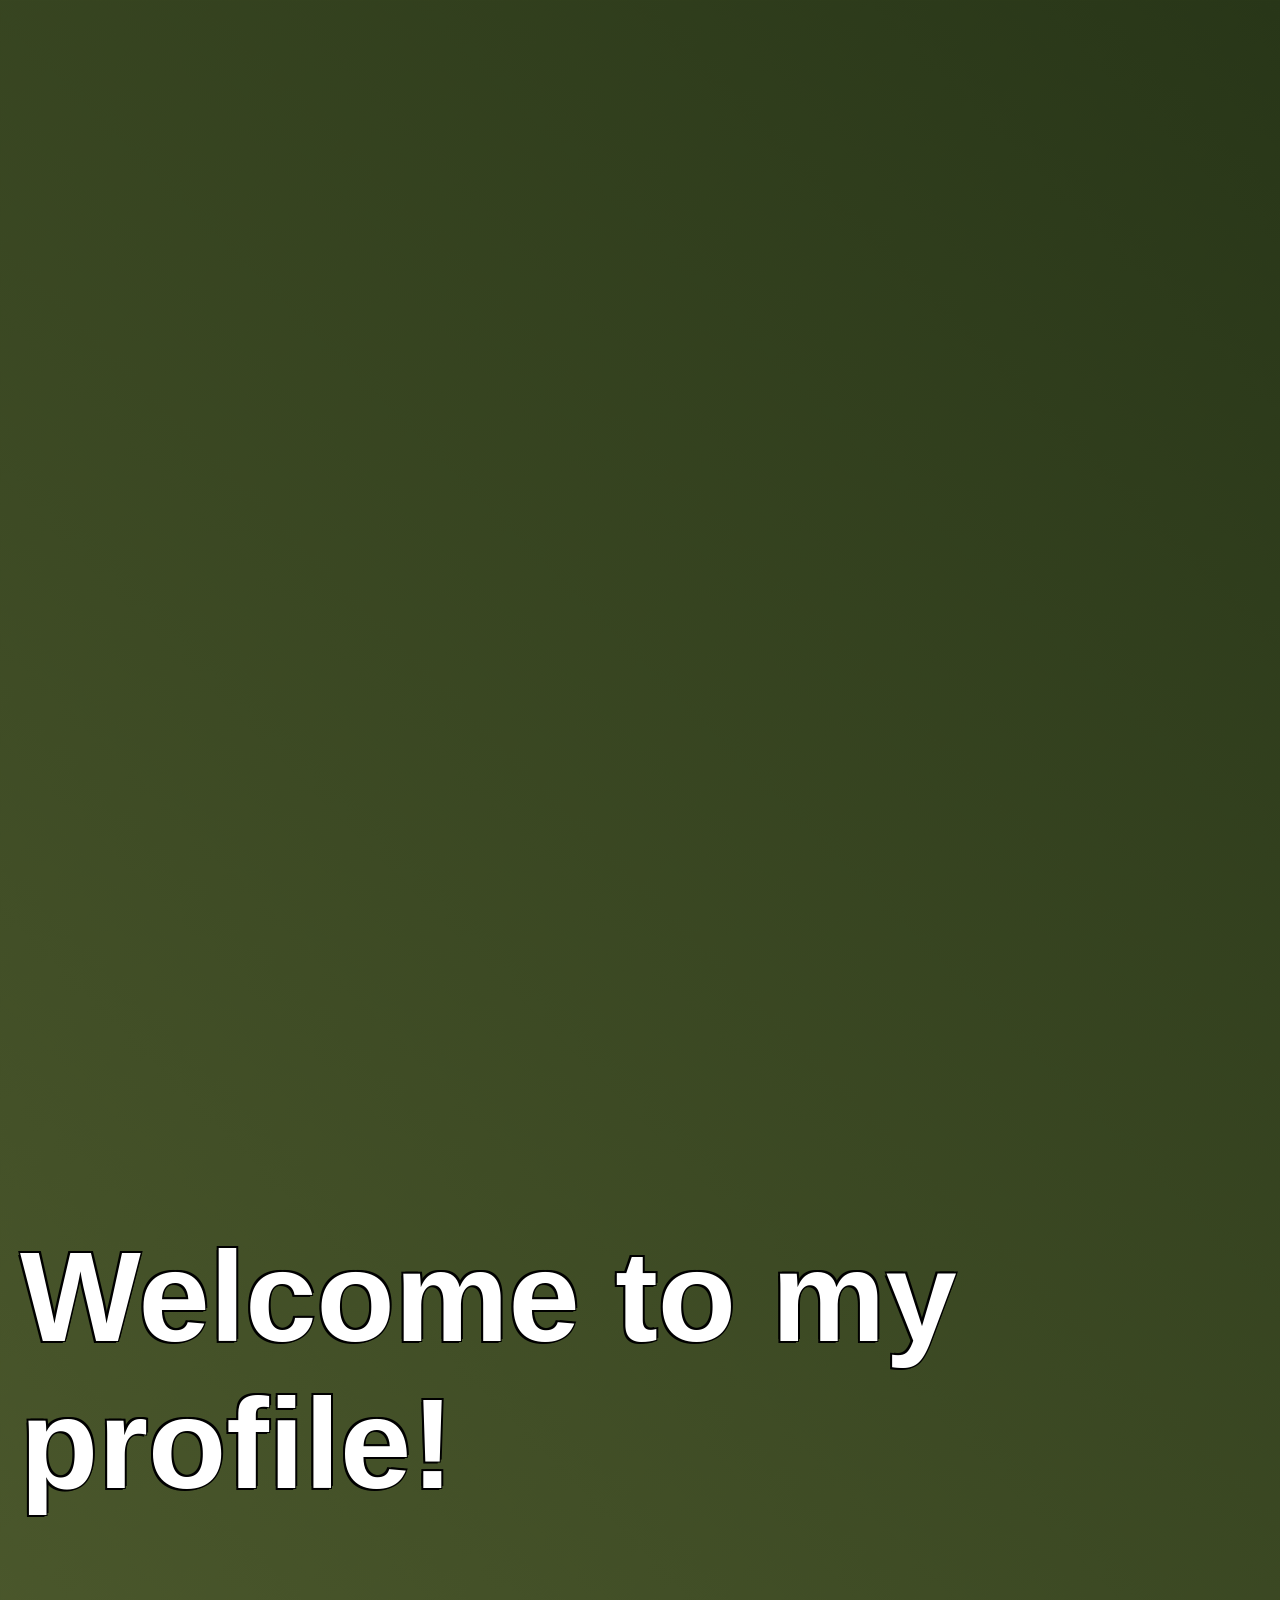
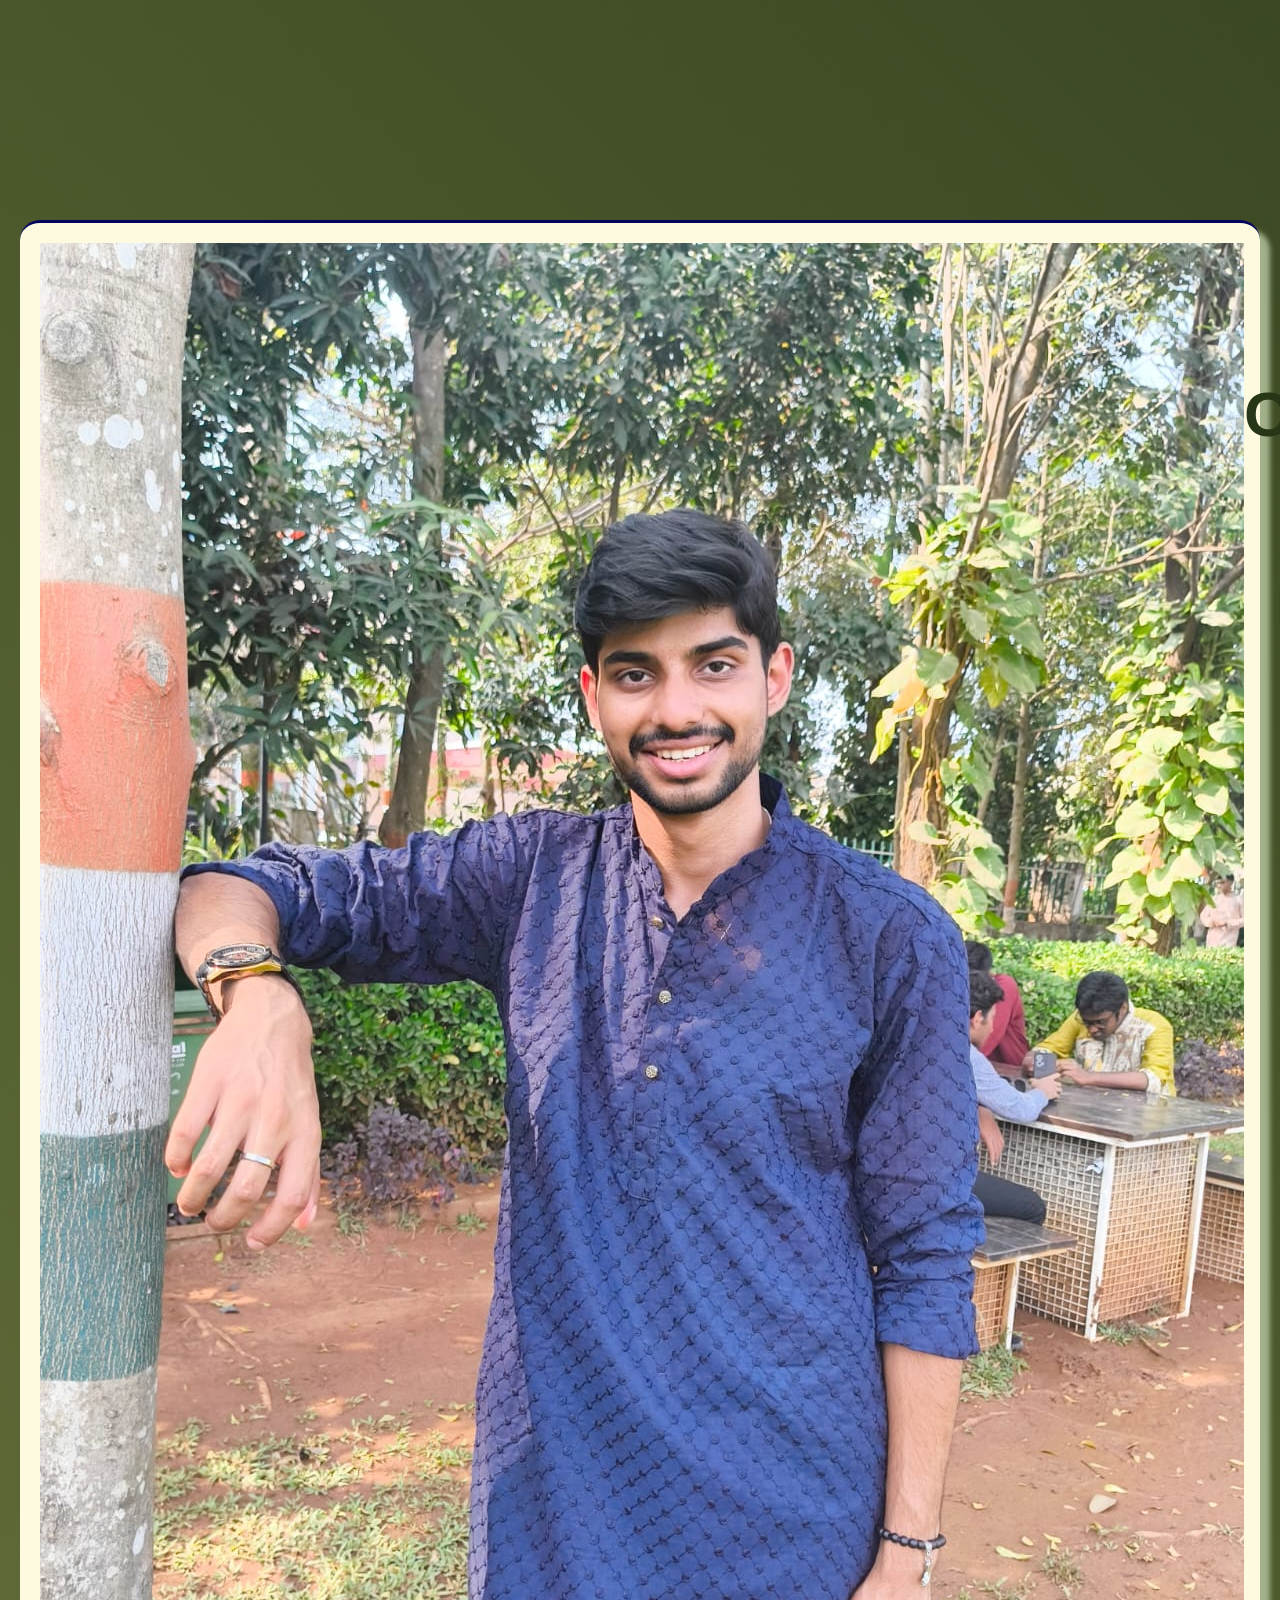
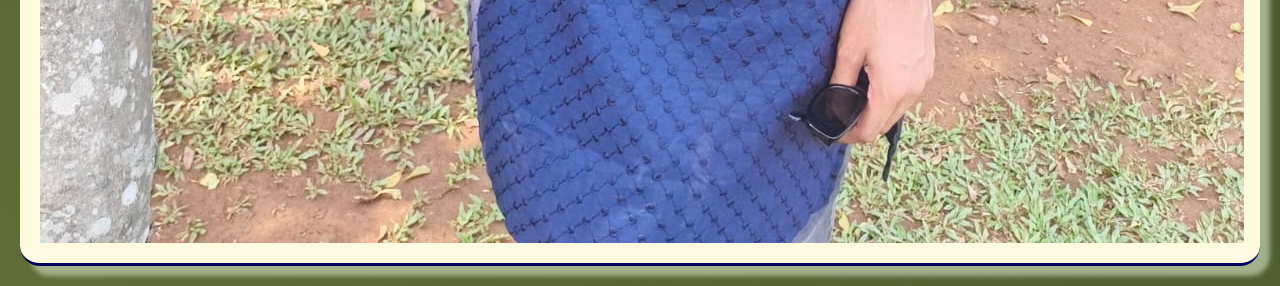
<file: index.html>
<!DOCTYPE html>
<html>
    <head>
        <div class="empty"></div>
        <div class="entry">
        <h1>
            Welcome to my profile!
        </h1>
        </div>
        <link rel="stylesheet" href="styles-Pratik.css" />
    </head>
    <body>
        <div class="card">
            <img class="avatar" src="pratik.jpg">
            <div class="text-card">
                <h3>Pratik Chatterjee</h3>
                <p>Frontend Developer</p>
                <h4>Kolkata, West Bengal</h4>
            </div>
        </div>
    </body>
</html>
</file>
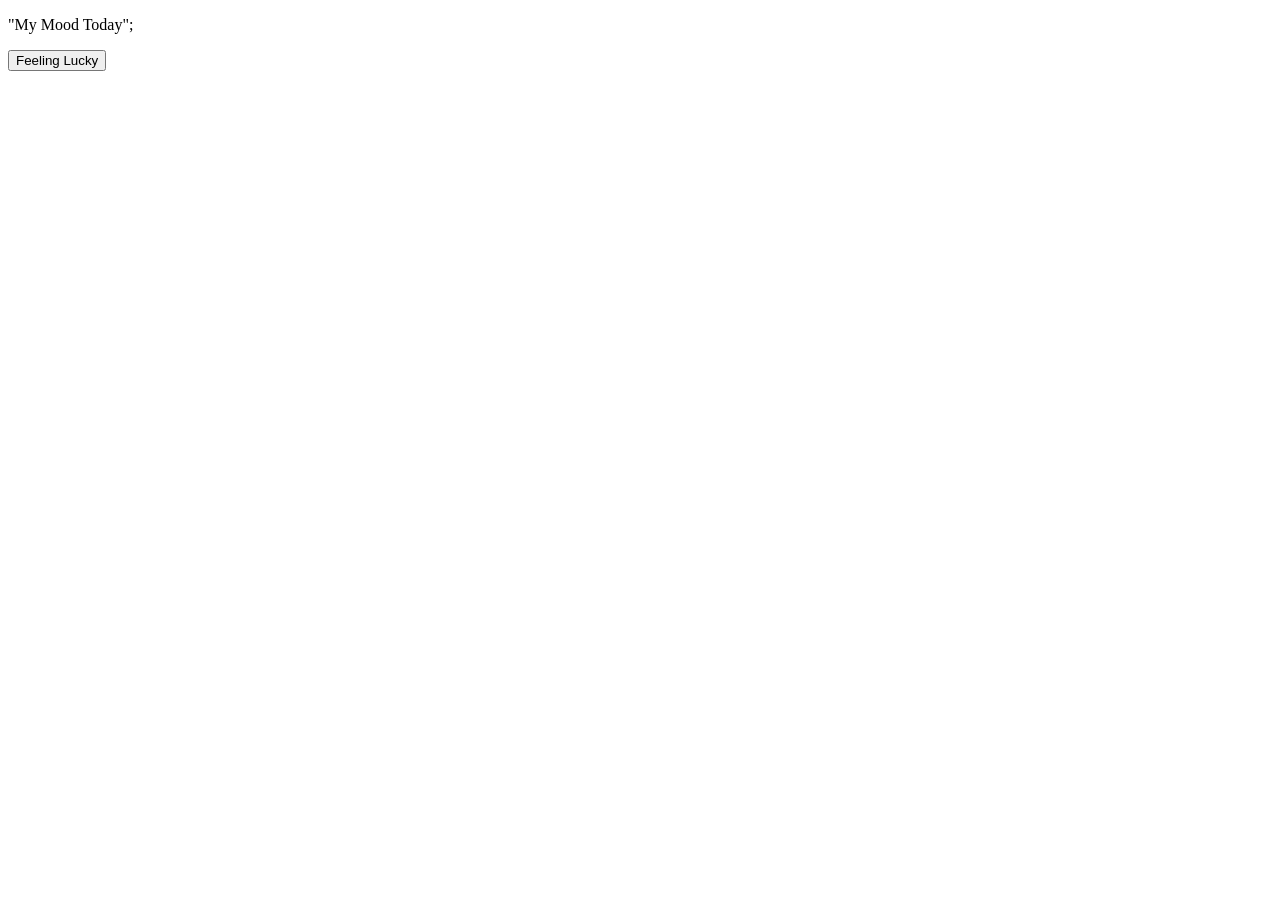
<file: JavaScript/index.html>
<!DOCTYPE html>
<html lang="en">
<head>
    <meta charset="UTF-8">
    <meta http-equiv="X-UA-Compatible" content="IE=edge">
    <meta name="viewport" content="width=device-width, initial-scale=1.0">
    <title>Document</title>
</head>
<body>
    <p>
        "My Mood Today";
    </p>
    <button onclick="showMoods()">Feeling Lucky</button>
    <script src="test.js"></script>
</body>
</html>
</file>
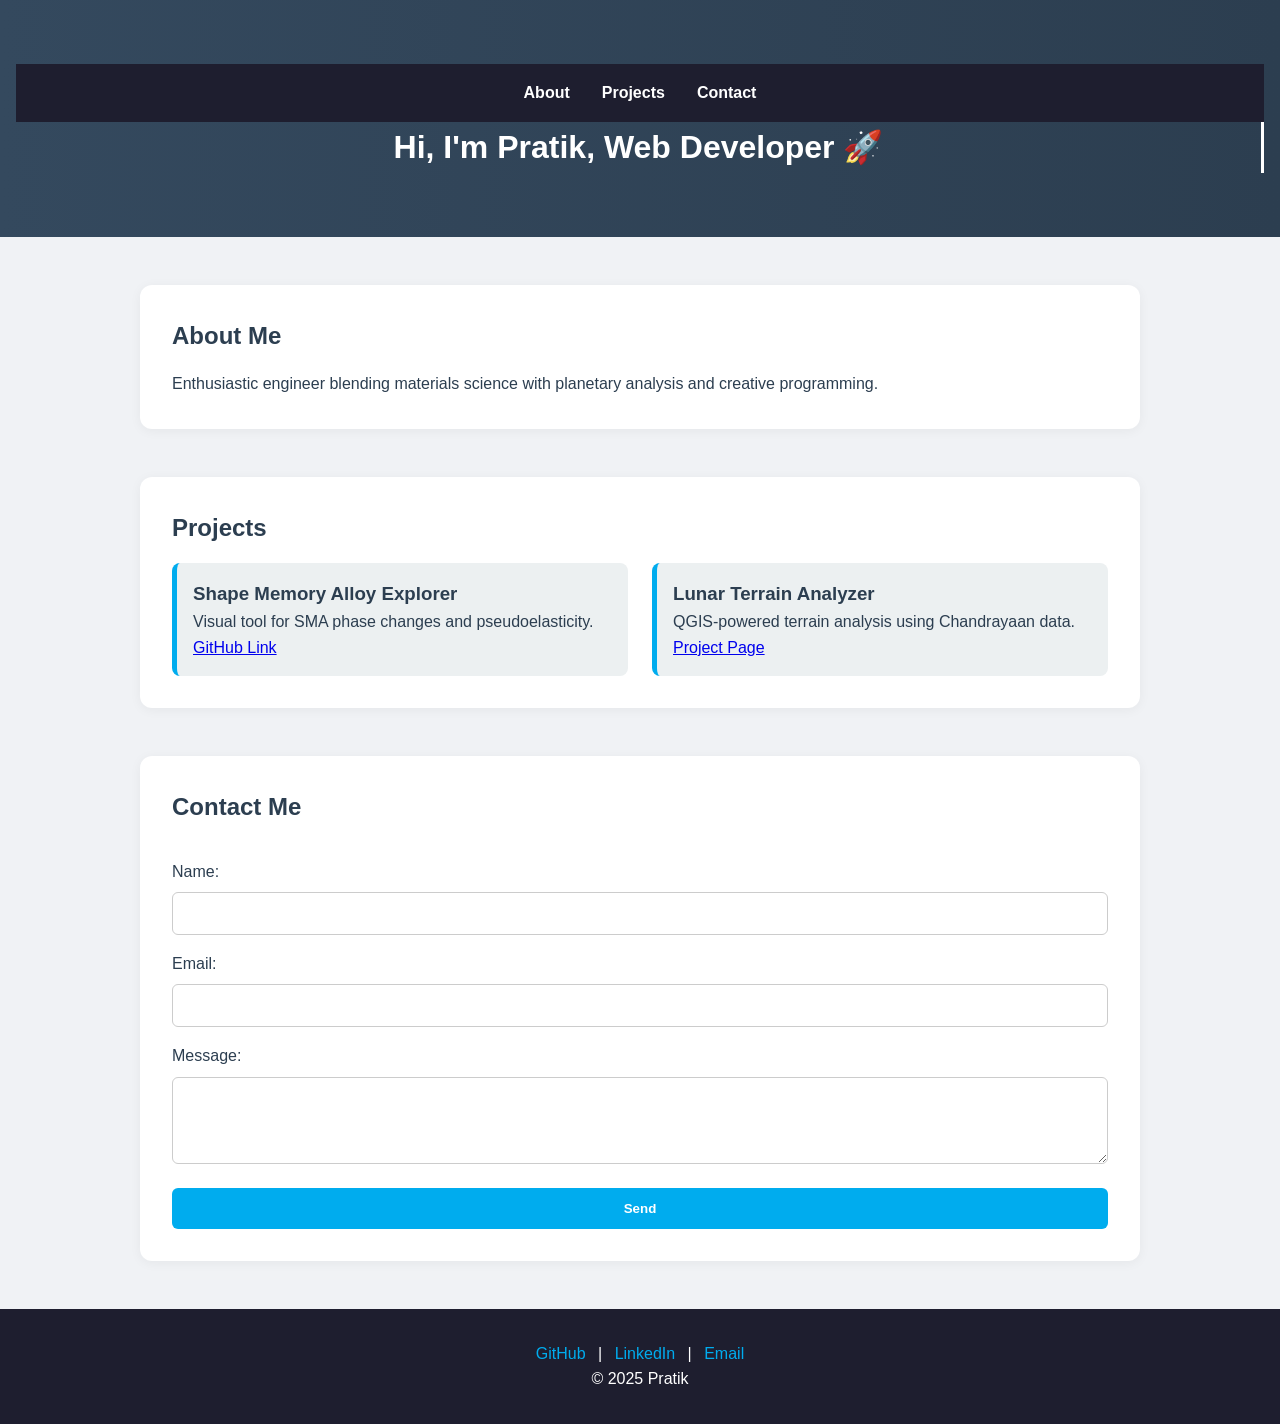
<file: Portfolio/index.html>
<!DOCTYPE html>
<html lang="en">
<head>
  <meta charset="UTF-8">
  <title>Pratik’s Portfolio</title>
  <meta name="viewport" content="width=device-width, initial-scale=1.0">
  <link rel="stylesheet" href="style.css">
  <link rel="icon" href="favicon.ico">
</head>
<body>

  <header>
    <nav class="navbar">
      <a href="#about">About</a>
      <a href="#projects">Projects</a>
      <a href="#contact">Contact</a>
    </nav>
    <div class="hero">
      <h1 class="typing-text">Hi, I'm Pratik, Web Developer 🚀</h1>
    </div>
  </header>

  <main>
    <section id="about" class="container">
      <h2>About Me</h2>
      <p>Enthusiastic engineer blending materials science with planetary analysis and creative programming.</p>
    </section>

    <section id="projects" class="container">
      <h2>Projects</h2>
      <div class="project-grid">
        <div class="project-card">
          <h3>Shape Memory Alloy Explorer</h3>
          <p>Visual tool for SMA phase changes and pseudoelasticity.</p>
          <a href="#">GitHub Link</a>
        </div>
        <div class="project-card">
          <h3>Lunar Terrain Analyzer</h3>
          <p>QGIS-powered terrain analysis using Chandrayaan data.</p>
          <a href="#">Project Page</a>
        </div>
      </div>
    </section>

    <section id="contact" class="container">
      <h2>Contact Me</h2>
      <form>
        <label for="name">Name:</label>
        <input type="text" id="name" name="name" required>

        <label for="email">Email:</label>
        <input type="email" id="email" name="email" required>

        <label for="message">Message:</label>
        <textarea id="message" name="message" rows="4" required></textarea>

        <button type="submit">Send</button>
      </form>
    </section>
  </main>

  <button id="scrollToTop">↑ Top</button>

  <footer>
    <p>
      <a href="#">GitHub</a> |
      <a href="#">LinkedIn</a> |
      <a href="mailto:pratik@email.com">Email</a>
    </p>
    <p>&copy; 2025 Pratik</p>
  </footer>

</body>
</html>
</file>
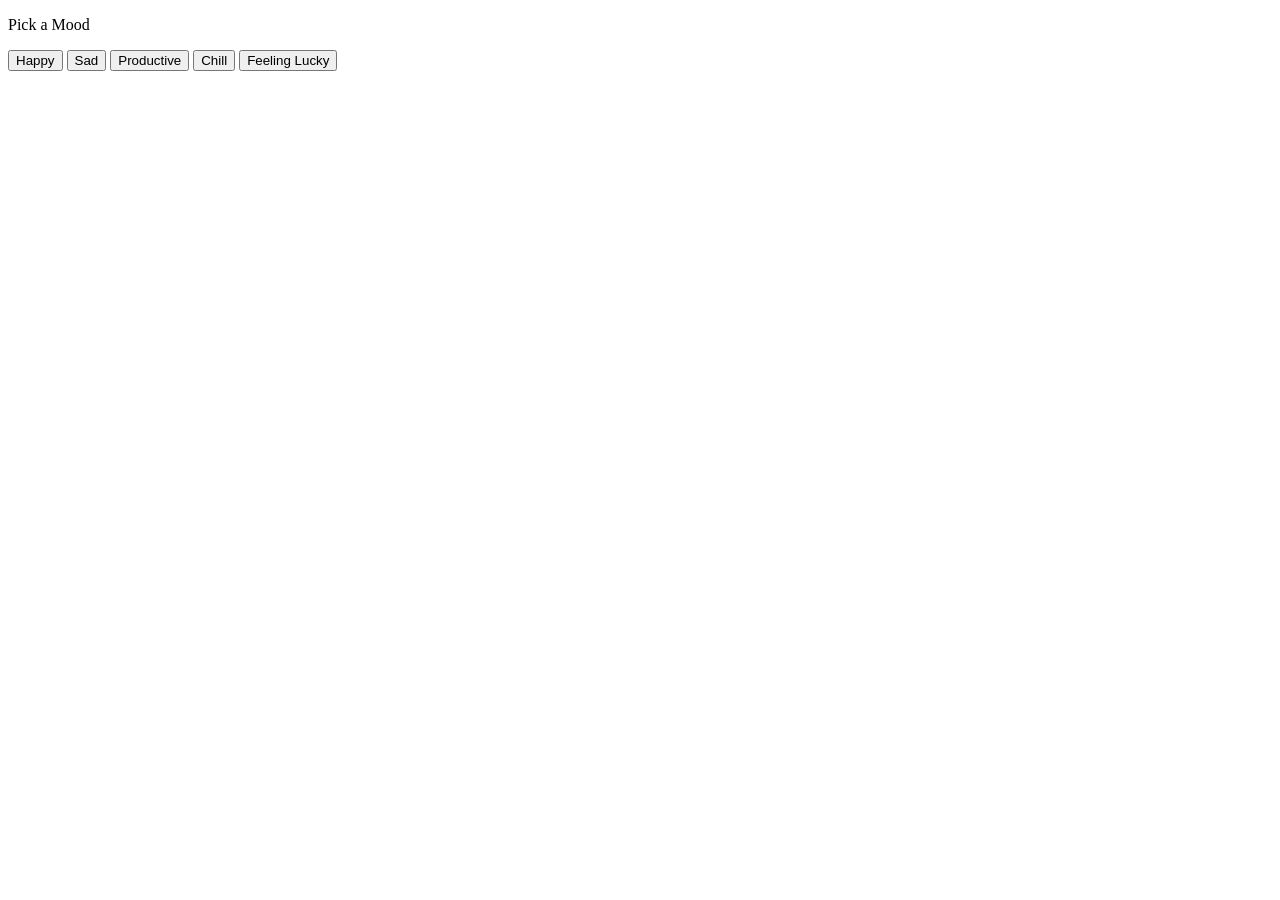
<file: JavaScript/moods_app.html>
<!DOCTYPE html>
<html>
<body>
<p id="mood-showing">Pick a Mood</p>

<button onclick="showmood('😄 Happy')">Happy</button>
<button onclick="showmood('😢 Sad')">Sad</button>
<button onclick="showmood('🔥 Productive')">Productive</button>
<button onclick="showmood('😎 Chill')">Chill</button>

<button onclick="feelingLucky()">Feeling Lucky</button>

<script>
    function showmood(moods){
        document.getElementById("mood-showing").innerHTML = moods;
    }

    function feelingLucky(){
        let moods = ['😄 Happy', '😢 Sad', '🔥 Productive', '😎 Chill'];
        document.getElementById("mood-showing").innerHTML = moods[Math.floor(Math.random() * moods.length)];
    }
</script>
</body>
</html>
</file>
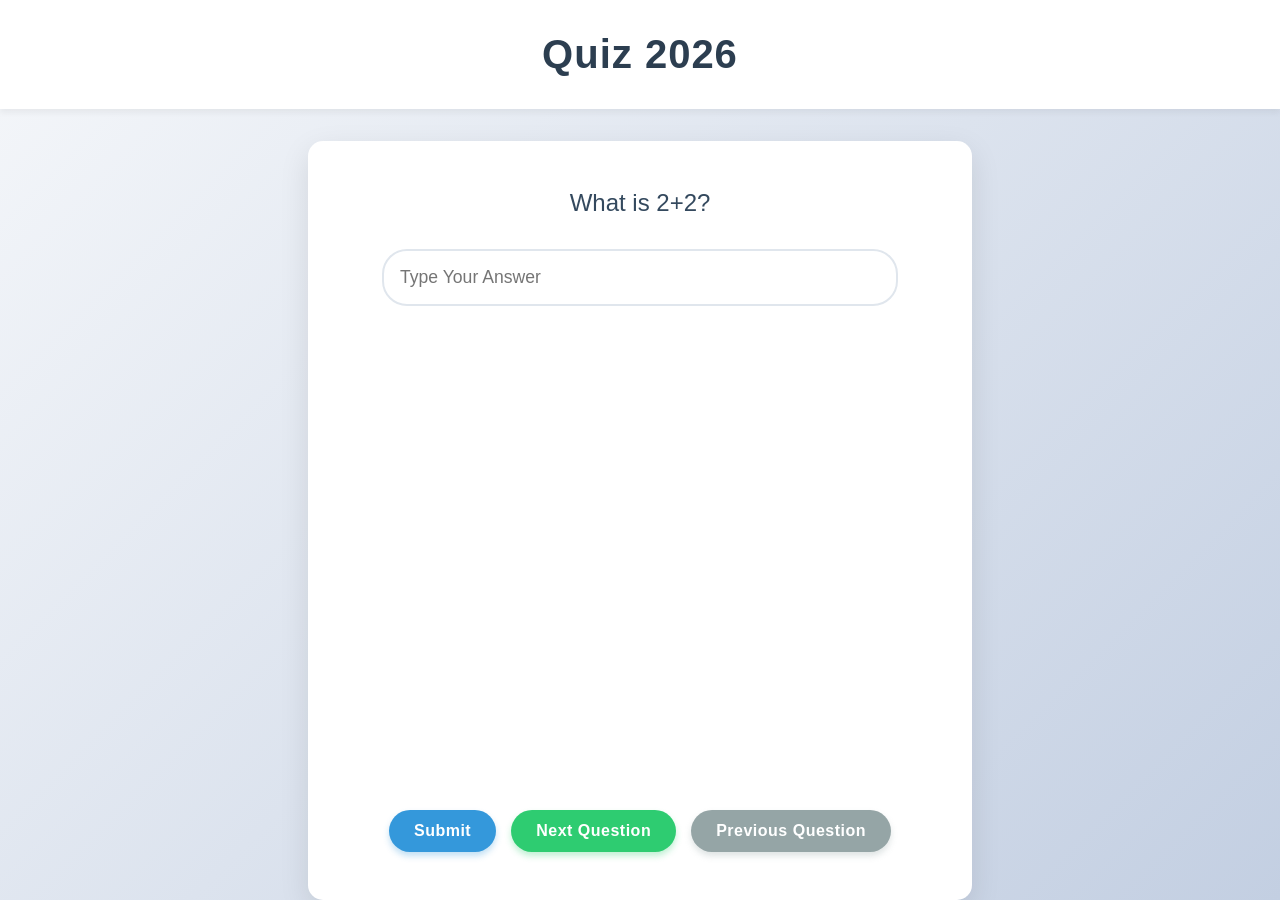
<file: JavaScript/quiz_app.html>
<!DOCTYPE html>
<html>

<head>
    <meta charset="UTF-8">
    <meta name="viewport" content="width=device-width, initial-scale=1.0">
    <title>Quiz 2026</title>
    <style>
        body {
            font-family: 'Segoe UI', Tahoma, Geneva, Verdana, sans-serif;
            background: linear-gradient(135deg, #f5f7fa 0%, #c3cfe2 100%);
            margin: 0;
            padding: 0;
            display: flex;
            flex-direction: column;
            min-height: 100vh;
            color: #333;
        }

        .header {
            text-align: center;
            padding: 2rem 0;
            background-color: #ffffff;
            box-shadow: 0 4px 6px rgba(0, 0, 0, 0.05);
            margin-bottom: 2rem;
        }

        h2.title {
            margin: 0;
            color: #2c3e50;
            font-size: 2.5rem;
            letter-spacing: 1px;
        }

        .quiz-container {
            background-color: #ffffff;
            border-radius: 15px;
            box-shadow: 0 10px 30px rgba(0, 0, 0, 0.1);
            padding: 3rem 2rem;
            max-width: 600px;
            width: 90%;
            margin: auto;
            text-align: center;
            flex-grow: 1;
            display: flex;
            flex-direction: column;
            justify-content: center;
        }

        #questions {
            font-size: 1.5rem;
            margin-bottom: 2rem;
            color: #34495e;
            font-weight: 500;
        }

        #user-answer {
            width: 80%;
            padding: 1rem;
            font-size: 1.1rem;
            border: 2px solid #e0e6ed;
            border-radius: 25px;
            outline: none;
            transition: border-color 0.3s ease;
            margin-bottom: 1.5rem;
        }

        #user-answer:focus {
            border-color: #3498db;
        }

        #user-answer:disabled {
            background-color: #f8f9fa;
            color: #7f8c8d;
            cursor: not-allowed;
            border-color: #e0e6ed;
        }

        #result {
            font-size: 1.2rem;
            font-weight: bold;
            margin-top: 1rem;
            min-height: 1.5em;
            /* Reserve space so layout doesn't jump */
            color: #27ae60;
        }

        .controls {
            margin-top: auto;
            /* Push to bottom of container */
            padding-top: 2rem;
            display: flex;
            justify-content: center;
            gap: 15px;
            flex-wrap: wrap;
        }

        button {
            background-color: #3498db;
            color: white;
            border: none;
            padding: 12px 25px;
            font-size: 1rem;
            border-radius: 30px;
            /* Round buttons */
            cursor: pointer;
            transition: background-color 0.3s ease, transform 0.1s ease;
            font-weight: 600;
            letter-spacing: 0.5px;
            box-shadow: 0 4px 6px rgba(52, 152, 219, 0.3);
        }

        button:hover:not(:disabled) {
            background-color: #2980b9;
        }

        button:active:not(:disabled) {
            transform: translateY(2px);
        }

        button:disabled {
            background-color: #bdc3c7;
            cursor: not-allowed;
            box-shadow: none;
            transform: none;
        }

        /* Next button */
        button:nth-child(2) {
            background-color: #2ecc71;
            box-shadow: 0 4px 6px rgba(46, 204, 113, 0.3);
        }

        button:nth-child(2):hover:not(:disabled) {
            background-color: #27ae60;
        }

        /* Previous button */
        button:nth-child(3) {
            background-color: #95a5a6;
            box-shadow: 0 4px 6px rgba(149, 165, 166, 0.3);
        }

        button:nth-child(3):hover:not(:disabled) {
            background-color: #7f8c8d;
        }
    </style>
</head>

<body>
    <div class="header">
        <h2 class="title">Quiz 2026</h2>
    </div>

    <div class="quiz-container">
        <div id="questions">Questions will appear here!!</div>

        <div>
            <input type="text" id="user-answer" placeholder="Type Your Answer">
        </div>

        <p id="result"></p>

        <div class="controls">
            <button id="submit-btn" onclick="checkAnswer()">Submit</button>
            <button onclick="nextQuestion()">Next Question</button>
            <button onclick="previousQuestion()">Previous Question</button>
        </div>
    </div>

    <script>
        let score = 0;

        // Added userAnswer state tracking for each question
        let questions = [
            { text: "What is 2+2?", answer: "4", userAnswer: null, isCorrect: false },
            { text: "What is the capital of India?", answer: "Delhi", userAnswer: null, isCorrect: false },
            { text: "What is 10 - 6?", answer: "4", userAnswer: null, isCorrect: false },
            { text: "Who is your favourite player?", answer: "Virat Kohli", userAnswer: null, isCorrect: false }
        ];
        let current_index = 0;

        function show_question() {
            let currentQuestion = questions[current_index];
            document.getElementById("questions").innerHTML = currentQuestion.text;

            let answerInput = document.getElementById("user-answer");
            let resultEl = document.getElementById("result");
            let submitBtn = document.getElementById("submit-btn");

            // Check if user already answered this question
            if (currentQuestion.userAnswer !== null) {
                answerInput.value = currentQuestion.userAnswer;
                answerInput.disabled = true;
                submitBtn.disabled = true;

                if (currentQuestion.isCorrect) {
                    resultEl.innerHTML = "Correct!!!";
                    resultEl.style.color = "#27ae60"; // Green for correct
                } else {
                    resultEl.innerHTML = "Wrong!!";
                    resultEl.style.color = "#e74c3c"; // Red for wrong
                }
            } else {
                // Fresh question state
                answerInput.value = "";
                answerInput.disabled = false;
                submitBtn.disabled = false;
                resultEl.innerHTML = "";
                resultEl.style.color = "#27ae60"; // Reset color
            }
        }

        show_question();

        function checkAnswer() {
            let currentQuestion = questions[current_index];

            // If already answered, do not proceed
            if (currentQuestion.userAnswer !== null) {
                return;
            }

            let userAnswer = document.getElementById("user-answer").value.trim();

            // Guard clause if user enters nothing
            if (!userAnswer) return;

            let isCorrect = userAnswer.toLowerCase() === currentQuestion.answer.toLowerCase();

            // Record answer state
            currentQuestion.userAnswer = userAnswer;
            currentQuestion.isCorrect = isCorrect;

            let resultEl = document.getElementById("result");

            if (isCorrect) {
                resultEl.innerHTML = "Correct!!!";
                resultEl.style.color = "#27ae60"; // Green for correct
                score += 1;
            }
            else {
                resultEl.innerHTML = "Wrong!!";
                resultEl.style.color = "#e74c3c"; // Red for wrong
            }

            // Lock input and button upon submitting
            document.getElementById("user-answer").disabled = true;
            document.getElementById("submit-btn").disabled = true;
        }

        function nextQuestion() {
            current_index += 1;

            if (current_index < questions.length) {
                show_question();
            }
            else {
                // Show final results and hide navigation
                document.getElementById("questions").innerHTML = `Quiz done! You scored ${score} out of ${questions.length}`;
                document.getElementById("result").innerHTML = "";
                document.getElementById("user-answer").style.display = "none";
                document.querySelector(".controls").style.display = "none";
            }
        }

        function previousQuestion() {
            if (current_index > 0) {
                current_index -= 1;
                show_question();

                // Ensure elements are visible if coming back from end screen
                document.getElementById("user-answer").style.display = "inline-block";
                document.querySelector(".controls").style.display = "flex";
            }
        }
    </script>
</body>

</html>
</file>
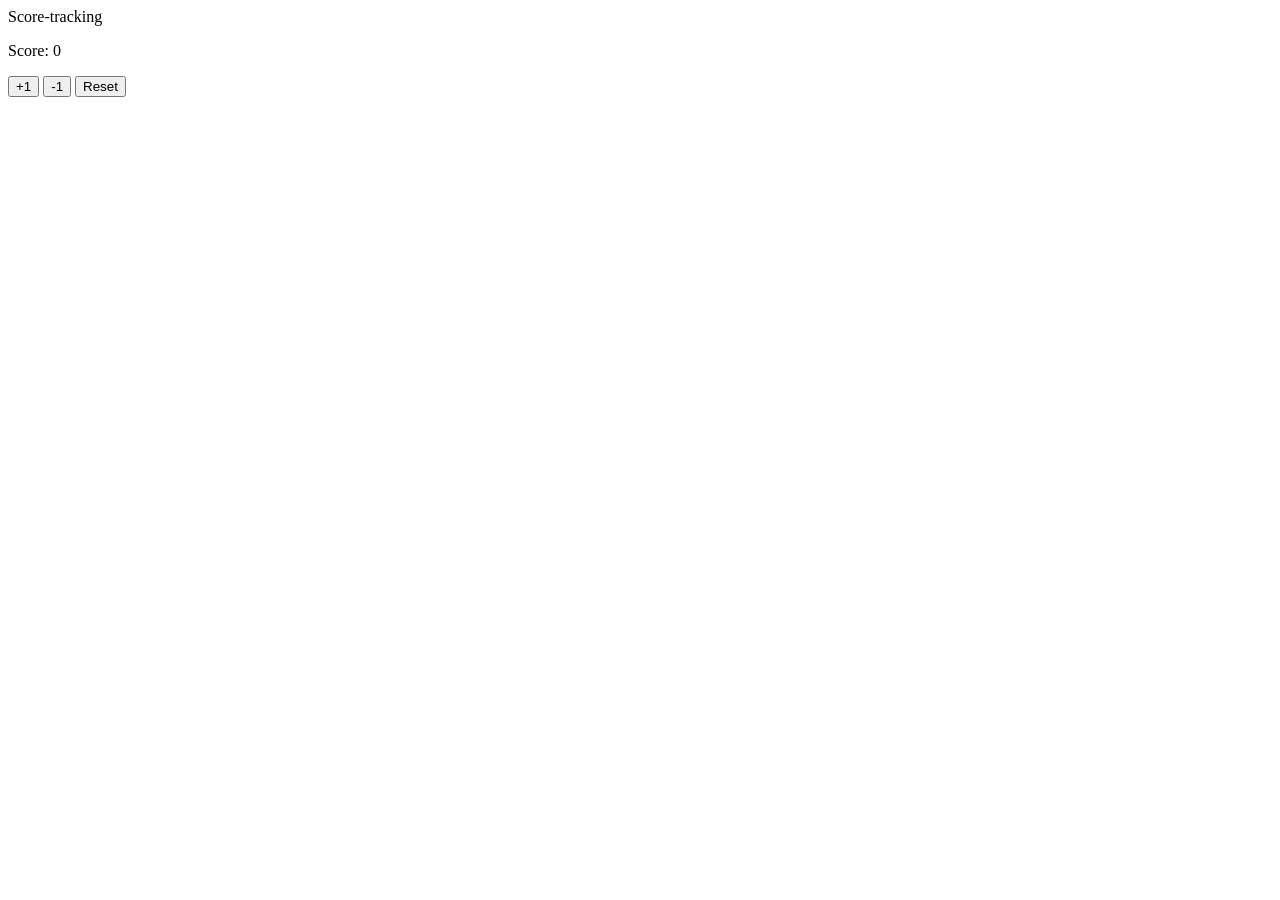
<file: JavaScript/score-tracker.html>
<!DOCTYPE html>
<html>

<head>Score-tracking</head>

<body>
    <p id="score">
        Score: 0
    </p>

    <button onclick="addPoint()">+1</button>
    <button onclick="reducePoint()">-1</button>
    <button onclick="resetPoint()">Reset</button>

    <script>
        let score = 0;

        function updateScore(){
            document.getElementById("score").innerHTML = `Score: ${score}`;
        }
        function addPoint() {
            score += 1;
            updateScore();
        }

        function reducePoint(){
            score -= 1;
            updateScore();
        }
        function resetPoint(){
            score = 0;
            updateScore();
        }


    </script>

    
</body>
</file>
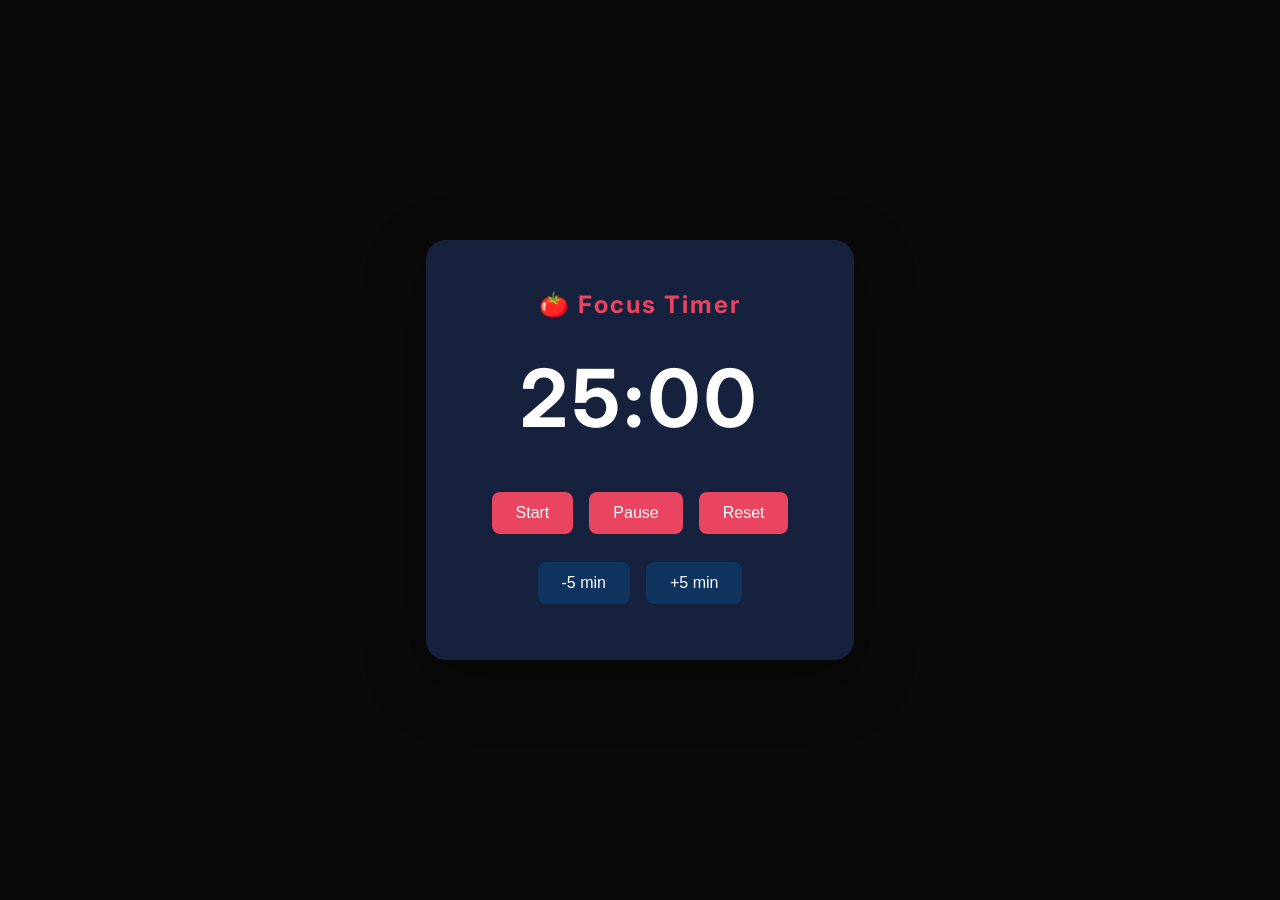
<file: pomodoro app/timer.html>
<!DOCTYPE html>
<html>

<head>
    <title>Timer</title>
    <link rel="stylesheet" href="/JavaScript/pomodoro app/style.css">

</head>

<body>

    <div class="container">
        <h1 class="title">🍅 Focus Timer</h1>
        <div class="timer-display" id="Timer">25:00</div>
        <div class="buttons">
            <button onclick="startTimer()">Start</button>
            <button onclick="pause_timer()">Pause</button>
            <button onclick="reset_timer()">Reset</button>
        </div>
        <div class="time-controls">
            <button onclick="remove_time()">-5 min</button>
            <button onclick="add_time()">+5 min</button>
        </div>
    </div>

    <script>
        let totalSeconds = 1500; // 25 minutes in seconds
        let timer;

        function update_display() {
            let minutes = Math.floor(totalSeconds / 60); // 25
            let seconds = totalSeconds % 60;             // 0
            let display = `${minutes}:${seconds < 10 ? "0" + seconds : seconds}`; //to display 24:05 and not 24:9
            document.getElementById("Timer").innerHTML = display;
        }
        function startTimer() {
            clearInterval(timer);
            timer = setInterval(function () {
                totalSeconds--;
                if (totalSeconds > 0)
                    update_display();
                else {
                    document.getElementById("Timer").innerHTML = "Time over";
                    clearInterval(timer);
                }
            }, 1000)

        }

        function pause_timer() {
            clearInterval(timer);
        }

        function reset_timer() {
            clearInterval(timer);
            totalSeconds = 1500;
            update_display();
        }

        function add_time() {
            totalSeconds += 300;
            update_display();
        }

        function remove_time() {
            totalSeconds -= 300;
            update_display();
        }
    </script>
</body>

</html>
</file>
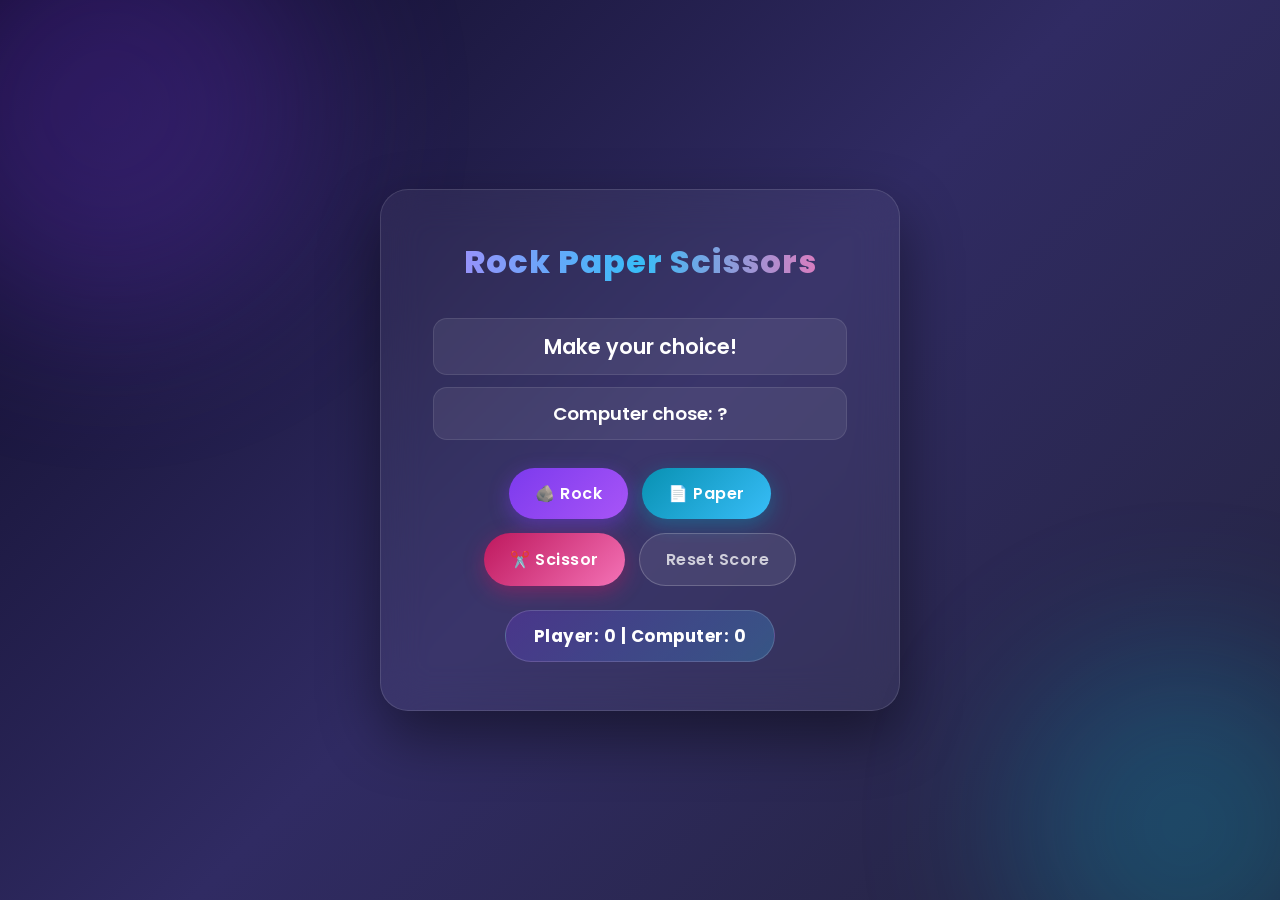
<file: rockPaperScissor/rockPaperScissor.html>
<!DOCTYPE html>
<html>

<head>
    <title>Rock Paper Scissor</title>
    <link rel="stylesheet" href="style.css">
</head>

<body>
    <div class="container">
        <h1>Rock Paper Scissors</h1>

        <div id="result">Make your choice!</div>
        <div id="computer-choice">Computer chose: ?</div>

        <div class="buttons">
            <button onclick="play('Rock')">🪨 Rock</button>
            <button onclick="play('Paper')">📄 Paper</button>
            <button onclick="play('Scissor')">✂️ Scissor</button>
            <button onclick="resetScore()">Reset Score</button>
        </div>


        <div id="score">Player: 0 | Computer: 0</div>
    </div>
    <script src="script.js"></script>
</body>

</html>
</file>
<file: styles-Pratik.css>
body {
    margin: 20px;
    /*
    Challenge:
    Find a web safe font you like, and add it 
    to your card.
    */
    font-family: Verdana, Geneva, Tahoma, sans-serif;
    background: linear-gradient(45deg,#606c38, #283618);
}

.avatar {
    width: auto;
}

.empty{
  height: 100vh;
}
.entry{
  display: flex;
  justify-content: center;
  align-items: center;
  color:white;
  text-shadow: -2px -2px 0 #000, 2px -2px 0 #000,-2px 2px 0 #000, 1px 1px 0 #000;
  height: 100vh;
  font-size: 4em;
  animation: fadeTranslate linear;
  animation-timeline: view();
  animation-range: entry 0% cover 60%;
  
}

.card{
  font-size: large;
    width: auto;
    margin: 0 auto;
    padding: 20px;
    display: flex;
    justify-content: space-around;
    text-align: center;
    background: #fefae0;
    color: #283618;
    border-bottom: 3px solid #03045e;
    border-top: 3px solid #03045e;
    border-radius: 20px;
    box-shadow: 10px 10px 5px #a3b18a;
    animation: fadeInScale linear;
    animation-timeline: view();
    animation-range: entry 0% cover 60%;
    

}

.border-blue {
    border: 1px dotted #dda15e;

}

@keyframes fadeInScale {
    from {
        opacity: 0;
        transform: scale(0.5);
    }
    to {
        opacity: 1;
        transform: scale(1);
    }
}

@keyframes fadeTranslate {
    from {
        opacity: 0;
        transform: translateY(-1000px);
    }
    to {
        opacity: 1;
        transform: translateY(0px);
    }
}

.text-card{
    align-items: center;
    font-size: 3em;
}
</file>
<file: Portfolio/style.css>
/* Base styles */
* {
  box-sizing: border-box;
  margin: 0;
  padding: 0;
}

body {
  font-family: 'Poppins', sans-serif;
  background-color: #f0f2f5;
  color: #2c3e50;
  line-height: 1.6;
  scroll-behavior: smooth;
}

/* Navigation Bar */
.navbar {
  display: flex;
  justify-content: center;
  gap: 2rem;
  padding: 1rem;
  background-color: #1e1e2f;
  position: sticky;
  top: 0;
  z-index: 100;
}

.navbar a {
  color: #ffffff;
  text-decoration: none;
  font-weight: 600;
  transition: color 0.3s ease;
}

.navbar a:hover {
  color: #00acee;
}

/* Header */
header {
  background: linear-gradient(to right, #34495e, #2c3e50);
  color: white;
  padding: 4rem 1rem;
  text-align: center;
}

.typing-text {
  font-size: 2rem;
  overflow: hidden;
  white-space: nowrap;
  border-right: 3px solid white;
  animation: typing 4s steps(40, end) 1;
}

@keyframes typing {
  from { width: 0 }
  to { width: 100% }
}

/* Sections */
.container {
  max-width: 1000px;
  margin: 3rem auto;
  background: #ffffff;
  padding: 2rem;
  border-radius: 12px;
  box-shadow: 0 2px 12px rgba(0, 0, 0, 0.05);
}

h2 {
  color: #2c3e50;
  margin-bottom: 1rem;
}

/* Projects */
.project-grid {
  display: grid;
  grid-template-columns: repeat(auto-fit, minmax(280px, 1fr));
  gap: 1.5rem;
}

.project-card {
  background: #ecf0f1;
  border-left: 5px solid #00acee;
  padding: 1rem;
  border-radius: 8px;
  transition: transform 0.2s ease;
}

.project-card:hover {
  transform: translateY(-5px);
}

/* Contact Form */
form {
  display: flex;
  flex-direction: column;
}

form label {
  margin-top: 1rem;
  font-weight: 500;
}

form input,
form textarea {
  padding: 0.8rem;
  margin-top: 0.5rem;
  border-radius: 6px;
  border: 1px solid #ccc;
}

form button {
  margin-top: 1.5rem;
  padding: 0.8rem;
  background-color: #00acee;
  color: white;
  border: none;
  border-radius: 6px;
  font-weight: 600;
  cursor: pointer;
  transition: background-color 0.3s ease;
}

form button:hover {
  background-color: #007bb5;
}

/* Footer */
footer {
  text-align: center;
  padding: 2rem;
  background-color: #1e1e2f;
  color: white;
}

footer a {
  color: #00acee;
  margin: 0 0.5rem;
  text-decoration: none;
}

/* Scroll to Top */
#scrollToTop {
  position: fixed;
  bottom: 30px;
  right: 30px;
  background-color: #2c3e50;
  color: white;
  padding: 10px 15px;
  border: none;
  border-radius: 50%;
  font-size: 1rem;
  cursor: pointer;
  display: none;
}

/* Responsive Tweaks */
@media (max-width: 600px) {
  .navbar {
    flex-direction: column;
    padding: 1rem 0;
  }

  .typing-text {
    font-size: 1.5rem;
  }
}
</file>
<file: JavaScript/pomodoro app/style.css>
@import url('https://fonts.googleapis.com/css2?family=Inter:wght@400;700&display=swap');

* {
    margin: 0;
    padding: 0;
    box-sizing: border-box;
}

body {
    font-family: 'Inter', sans-serif;
    background: #0a0a0a;
    display: flex;
    justify-content: center;
    align-items: center;
    height: 100vh;
    color: white;

}

.container {
    background: #16213e;
    padding: 50px 60px;
    border-radius: 20px;
    text-align: center;
    box-shadow: 0 20px 60px rgba(0, 0, 0, 0.4);
}

.title {
    color: #e94560;
    font-size: 1.5rem;
    margin-bottom: 30px;
    letter-spacing: 2px;
}

.timer-display {
    font-size: 5rem;
    font-weight: 700;
    color: #ffffff;
    margin-bottom: 40px;
    letter-spacing: 4px;
}

.buttons button,
.time-controls button {
    background: #e94560;
    color: white;
    border: none;
    padding: 12px 24px;
    margin: 6px;
    border-radius: 8px;
    font-size: 1rem;
    cursor: pointer;
}

.buttons button:hover,
.time-controls button:hover {
    background: #c73652;
}

.time-controls {
    margin-top: 16px;
}

.time-controls button {
    background: #0f3460;
}

.time-controls button:hover {
    background: #1a4f8a;
}
</file>
<file: rockPaperScissor/style.css>
@import url('https://fonts.googleapis.com/css2?family=Poppins:wght@400;600;700;800&display=swap');

/* ─── Reset & Base ─────────────────────────────────────────── */
*,
*::before,
*::after {
  box-sizing: border-box;
  margin: 0;
  padding: 0;
}

body {
  font-family: 'Poppins', sans-serif;
  min-height: 100vh;
  display: flex;
  align-items: center;
  justify-content: center;
  background: linear-gradient(135deg, #0f0c29, #302b63, #24243e);
  color: #fff;
  overflow: hidden;
}

/* ─── Animated background orbs ─────────────────────────────── */
body::before,
body::after {
  content: '';
  position: fixed;
  border-radius: 50%;
  filter: blur(80px);
  opacity: 0.25;
  pointer-events: none;
  animation: float 8s ease-in-out infinite alternate;
}

body::before {
  width: 420px;
  height: 420px;
  background: #7c3aed;
  top: -100px;
  left: -100px;
}

body::after {
  width: 350px;
  height: 350px;
  background: #06b6d4;
  bottom: -100px;
  right: -80px;
  animation-delay: -4s;
}

@keyframes float {
  from {
    transform: translateY(0) scale(1);
  }

  to {
    transform: translateY(40px) scale(1.08);
  }
}

/* ─── Container ─────────────────────────────────────────────── */
.container {
  background: rgba(255, 255, 255, 0.05);
  backdrop-filter: blur(20px);
  -webkit-backdrop-filter: blur(20px);
  border: 1px solid rgba(255, 255, 255, 0.12);
  border-radius: 28px;
  padding: 48px 52px;
  text-align: center;
  box-shadow: 0 25px 60px rgba(0, 0, 0, 0.45);
  max-width: 520px;
  width: 92vw;
  animation: slideUp 0.6s cubic-bezier(0.22, 1, 0.36, 1) both;
}

@keyframes slideUp {
  from {
    opacity: 0;
    transform: translateY(40px);
  }

  to {
    opacity: 1;
    transform: translateY(0);
  }
}

/* ─── Heading ────────────────────────────────────────────────── */
h1 {
  font-size: 2rem;
  font-weight: 800;
  letter-spacing: 1px;
  background: linear-gradient(90deg, #a78bfa, #38bdf8, #f472b6);
  -webkit-background-clip: text;
  -webkit-text-fill-color: transparent;
  background-clip: text;
  margin-bottom: 32px;
  text-shadow: none;
}

/* ─── Result & Computer choice ──────────────────────────────── */
#result,
#computer-choice {
  font-size: 1.15rem;
  font-weight: 600;
  padding: 12px 24px;
  border-radius: 14px;
  margin-bottom: 12px;
  background: rgba(255, 255, 255, 0.07);
  border: 1px solid rgba(255, 255, 255, 0.1);
  transition: background 0.4s ease, color 0.4s ease,
    box-shadow 0.4s ease, transform 0.25s ease;
  min-height: 50px;
}

#result {
  font-size: 1.3rem;
}

/* Dynamic result states (set via JS or class toggling) */
#result.win {
  background: rgba(52, 211, 153, 0.18);
  border-color: #34d399;
  color: #6ee7b7;
  box-shadow: 0 0 20px rgba(52, 211, 153, 0.3);
}

#result.lose {
  background: rgba(239, 68, 68, 0.18);
  border-color: #ef4444;
  color: #fca5a5;
  box-shadow: 0 0 20px rgba(239, 68, 68, 0.3);
}

#result.draw {
  background: rgba(251, 191, 36, 0.18);
  border-color: #fbbf24;
  color: #fde68a;
  box-shadow: 0 0 20px rgba(251, 191, 36, 0.3);
}

/* ─── Buttons wrapper ───────────────────────────────────────── */
.buttons {
  display: flex;
  flex-wrap: wrap;
  gap: 14px;
  justify-content: center;
  margin: 28px 0 24px;
}

/* ─── Buttons ────────────────────────────────────────────────── */
.buttons button {
  font-family: 'Poppins', sans-serif;
  font-size: 1rem;
  font-weight: 600;
  padding: 13px 26px;
  border: none;
  border-radius: 50px;
  cursor: pointer;
  position: relative;
  overflow: hidden;
  transition: transform 0.2s ease, box-shadow 0.2s ease, filter 0.2s ease;
  letter-spacing: 0.5px;
}

/* Ripple effect on click */
.buttons button::after {
  content: '';
  position: absolute;
  inset: 0;
  background: rgba(255, 255, 255, 0.15);
  opacity: 0;
  transition: opacity 0.3s ease;
  border-radius: inherit;
}

.buttons button:active::after {
  opacity: 1;
}

/* Rock – purple */
.buttons button:nth-child(1) {
  background: linear-gradient(135deg, #7c3aed, #a855f7);
  color: #fff;
  box-shadow: 0 6px 20px rgba(124, 58, 237, 0.45);
}

.buttons button:nth-child(1):hover {
  transform: translateY(-4px) scale(1.04);
  box-shadow: 0 12px 28px rgba(124, 58, 237, 0.6);
}

/* Paper – cyan */
.buttons button:nth-child(2) {
  background: linear-gradient(135deg, #0891b2, #38bdf8);
  color: #fff;
  box-shadow: 0 6px 20px rgba(8, 145, 178, 0.45);
}

.buttons button:nth-child(2):hover {
  transform: translateY(-4px) scale(1.04);
  box-shadow: 0 12px 28px rgba(8, 145, 178, 0.6);
}

/* Scissor – pink */
.buttons button:nth-child(3) {
  background: linear-gradient(135deg, #be185d, #f472b6);
  color: #fff;
  box-shadow: 0 6px 20px rgba(190, 24, 93, 0.45);
}

.buttons button:nth-child(3):hover {
  transform: translateY(-4px) scale(1.04);
  box-shadow: 0 12px 28px rgba(190, 24, 93, 0.6);
}

/* Reset – subtle ghost */
.buttons button:nth-child(4) {
  background: rgba(255, 255, 255, 0.08);
  color: rgba(255, 255, 255, 0.75);
  border: 1px solid rgba(255, 255, 255, 0.2);
  box-shadow: none;
}

.buttons button:nth-child(4):hover {
  transform: translateY(-3px) scale(1.03);
  background: rgba(255, 255, 255, 0.15);
  color: #fff;
  box-shadow: 0 8px 20px rgba(0, 0, 0, 0.3);
}

.buttons button:active {
  transform: scale(0.96) translateY(0) !important;
}

/* ─── Score ──────────────────────────────────────────────────── */
#score {
  font-size: 1.05rem;
  font-weight: 700;
  letter-spacing: 0.5px;
  padding: 12px 28px;
  border-radius: 50px;
  display: inline-block;
  background: linear-gradient(135deg, rgba(124, 58, 237, 0.25), rgba(56, 189, 248, 0.25));
  border: 1px solid rgba(255, 255, 255, 0.15);
  transition: transform 0.3s ease, box-shadow 0.3s ease;
}

#score:hover {
  transform: scale(1.04);
  box-shadow: 0 4px 18px rgba(124, 58, 237, 0.3);
}

/* ─── Bounce animation on result update ─────────────────────── */
@keyframes popIn {
  0% {
    transform: scale(0.85);
    opacity: 0;
  }

  60% {
    transform: scale(1.05);
  }

  100% {
    transform: scale(1);
    opacity: 1;
  }
}

.pop {
  animation: popIn 0.35s cubic-bezier(0.22, 1, 0.36, 1) both;
}

/* ─── Responsive ─────────────────────────────────────────────── */
@media (max-width: 480px) {
  .container {
    padding: 36px 24px;
  }

  h1 {
    font-size: 1.5rem;
  }

  .buttons button {
    padding: 11px 20px;
    font-size: 0.9rem;
  }
}
</file>
